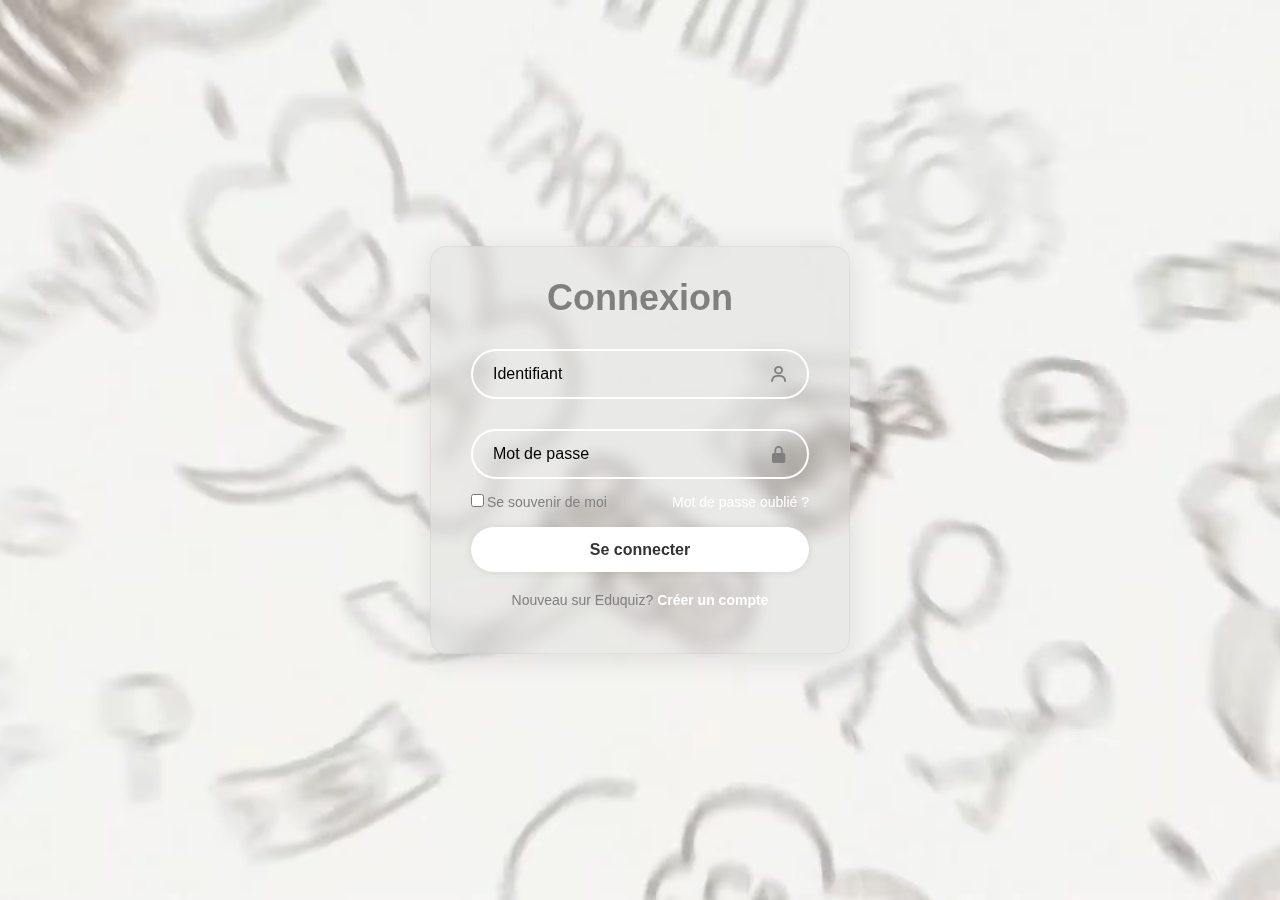
<file: index.html>
<!DOCTYPE html>
<html lang="en">
<head>
    <meta charset="UTF-8" />
    <meta name="viewport" content="width=device-width, initial-scale=1.0">
    <title>Inscription</title>
    <link rel="stylesheet" href="style.css">
    <link href='https://unpkg.com/boxicons@2.1.4/css/boxicons.min.css' rel='stylesheet'>
</head>
<body>
    <video src="videoplayback.webm" autoplay loop muted></video>
    <div class="wrapper">
        <form action="submit">
            <h1>Connexion</h1>


            <div class="input-box">
                <input type="text" placeholder="Identifiant">
                <i class='bx bx-user'></i>
            </div>

            <div class="input-box">
                <input type="password" placeholder="Mot de passe">
                <i class='bx bxs-lock-alt'></i>
            </div>

            <div class="remember-forgot">
                <label for="">
                    <input type="checkbox"name="" id="">Se souvenir de moi
                </label>
                <a href="#"> Mot de passe oublié ?</a>
            </div>
            <button type="submit" class="btn"> Se connecter</button>

            <div class="register-link">
                <p>Nouveau sur Eduquiz? <a href="#">Créer un compte</a></p>
            </div>


        </form>
    </div>



    
</body>
</html>
</file>
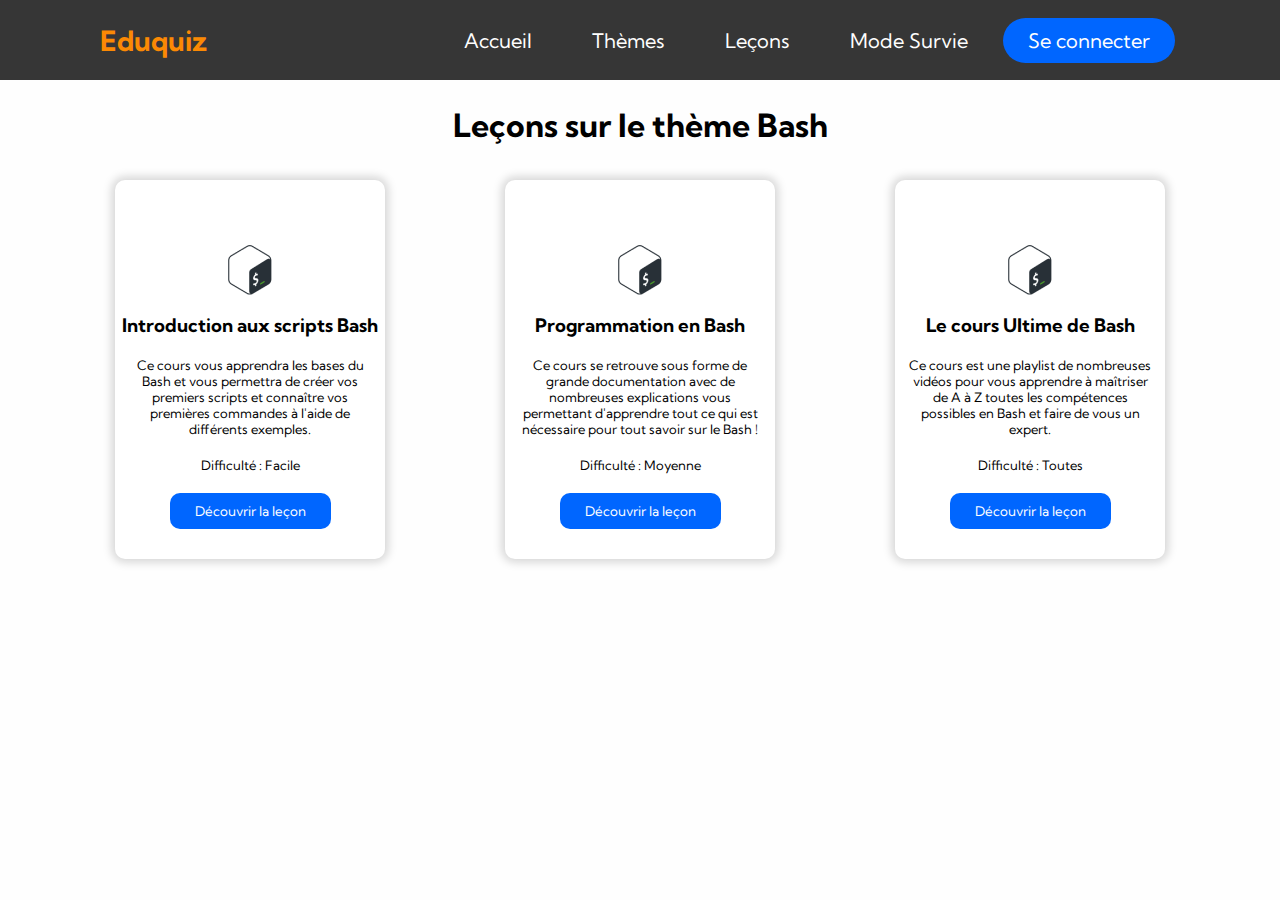
<file: bash.html>
<!DOCTYPE html>
<html lang="en">
<head>
    <meta charset="UTF-8">
    <meta name="viewport" content="width=device-width, initial-scale=1.0">
    <meta http-equiv="X-UA-Compatible" content="IE=edge">
    <title>Eduquiz</title>
    <link rel="stylesheet" type="text/css" href="css/style.css">
    
    <link rel="preconnect" href="https://fonts.gstatic.com">
    <link href="https://fonts.googleapis.com/css2?family=Josefin+Sans:ital,wght@0,100;0,300;0,400;0,500;0,600;0,700;1,100;1,200;1,300;1,400;1,500;1,600;1,700&family=Montserrat:wght@700;800;900&display=swap" rel="stylesheet">
    <link rel="preconnect" href="https://fonts.googleapis.com">
    <link rel="preconnect" href="https://fonts.gstatic.com" crossorigin>
    <link href="https://fonts.googleapis.com/css2?family=Kumbh+Sans:wght@300;400;700&display=swap" rel="stylesheet">
    <link rel="icon" href="img/cerveau.png" type="image/x-icon">
</head>
<body>
    <header>
        <div class="logo">Eduquiz</div>
        <div class="hamburger">
            <div class="line"></div>
            <div class="line"></div>
            <div class="line"></div>
        </div>
        <nav class="nav-bar">
            <ul>
                <li><a href="index.html">Accueil</a></li>
                <li><a href="themes.html">Thèmes</a></li>
                <li><a href="lessons.html">Leçons</a></li>
                <li><a href="survie.html">Mode Survie</a></li>
                <li><a href="login.html" class="connect">Se connecter</a></li>
            </ul>
        </nav>
    </header>

    <div class="lessons-section">
        <h1>Leçons sur le thème Bash</h1>
        <div class="lessons-container">
            <div class="lessons-items">
                <img src="img/bash.png"/>
                <h3>Introduction aux scripts Bash</h3>
                <p>Ce cours vous apprendra les bases du Bash et vous permettra de créer vos premiers scripts et connaître vos premières commandes à l'aide de différents exemples.</p>
                <p>Difficulté : Facile</p>
                <button><a href="https://www.hostinger.fr/tutoriels/introduction-au-script-bash-avec-exemples" target="_blank">Découvrir la leçon</a></button>
            </div>
            <div class="lessons-items">
                <img src="img/bash.png"/>
                <h3>Programmation en Bash</h3>
                <p>Ce cours se retrouve sous forme de grande documentation avec de nombreuses explications vous permettant d'apprendre tout ce qui est nécessaire pour tout savoir sur le Bash !</p>
                <p>Difficulté : Moyenne</p>
                <button><a href="https://www.iro.umontreal.ca/~lesagee/bash.html" target="_blank">Découvrir la leçon</a></button>
            </div>
            <div class="lessons-items">
                <img src="img/bash.png"/>
                <h3>Le cours Ultime de Bash</h3>
                <p>Ce cours est une playlist de nombreuses vidéos pour vous apprendre à maîtriser de A à Z toutes les compétences possibles en Bash et faire de vous un expert.</p>
                <p>Difficulté : Toutes</p>
                <button><a href="https://www.youtube.com/playlist?list=PLZ6nfBiw_-0saWlIv5BriHNmxGT5scmmx" target="_blank">Découvrir la leçon</a></button>
            </div>
        </div>
    </div>

    <script>
        hamburger = document.querySelector(".hamburger");
        hamburger.onclick = function() {
            navBar = document.querySelector(".nav-bar");
            navBar.classList.toggle("active");
        }
    </script>

</body>
</html>
</file>
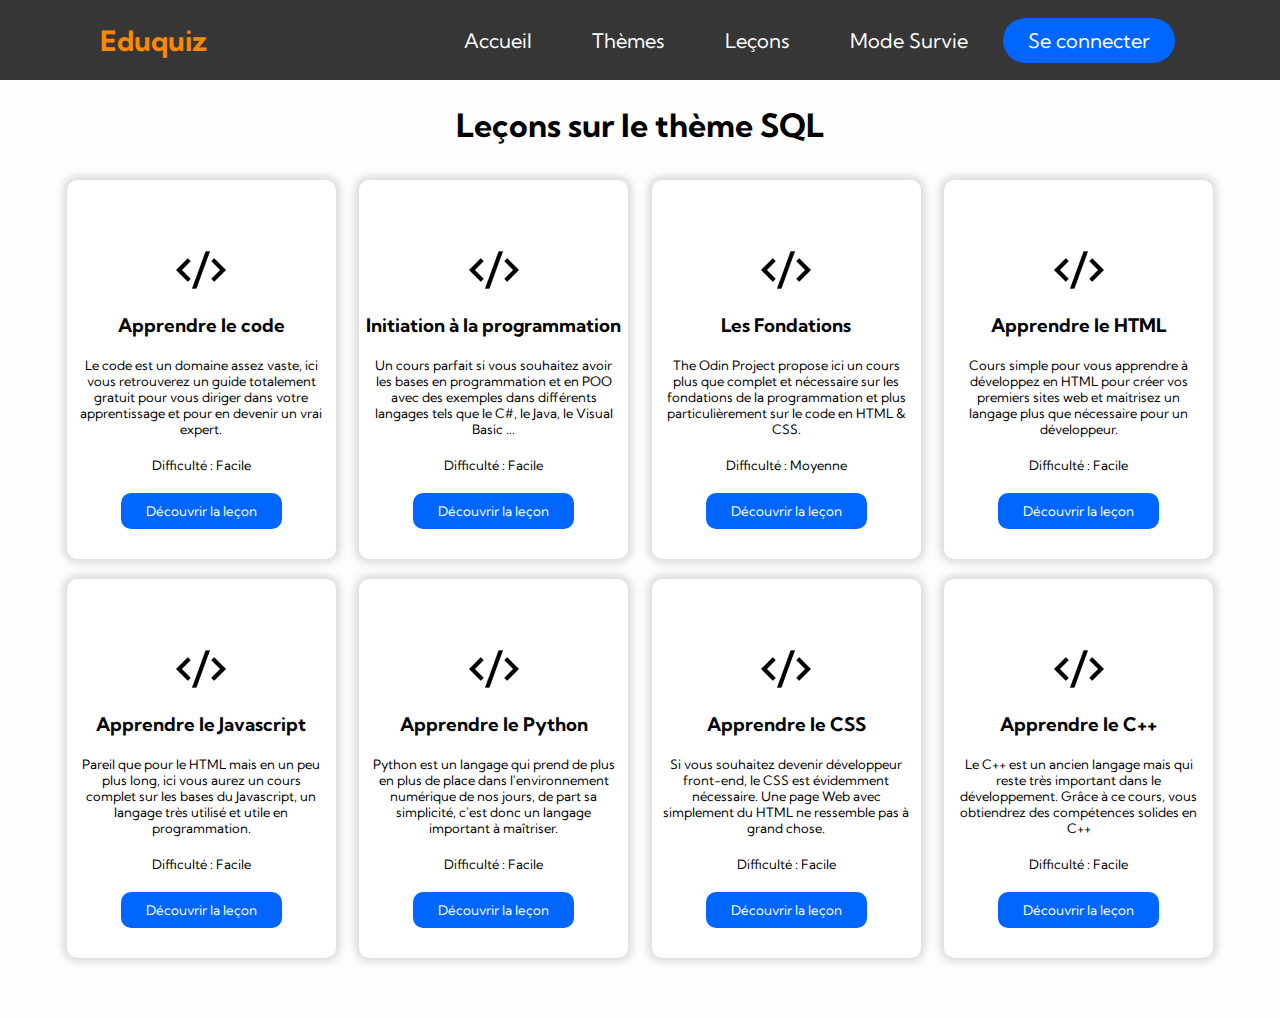
<file: code.html>
<!DOCTYPE html>
<html lang="en">
<head>
    <meta charset="UTF-8">
    <meta name="viewport" content="width=device-width, initial-scale=1.0">
    <meta http-equiv="X-UA-Compatible" content="IE=edge">
    <title>Eduquiz</title>
    <link rel="stylesheet" type="text/css" href="css/style.css">
    
    <link rel="preconnect" href="https://fonts.gstatic.com">
    <link href="https://fonts.googleapis.com/css2?family=Josefin+Sans:ital,wght@0,100;0,300;0,400;0,500;0,600;0,700;1,100;1,200;1,300;1,400;1,500;1,600;1,700&family=Montserrat:wght@700;800;900&display=swap" rel="stylesheet">
    <link rel="preconnect" href="https://fonts.googleapis.com">
    <link rel="preconnect" href="https://fonts.gstatic.com" crossorigin>
    <link href="https://fonts.googleapis.com/css2?family=Kumbh+Sans:wght@300;400;700&display=swap" rel="stylesheet">
    <link rel="icon" href="img/cerveau.png" type="image/x-icon">
</head>
<body>
    <header>
        <div class="logo">Eduquiz</div>
        <div class="hamburger">
            <div class="line"></div>
            <div class="line"></div>
            <div class="line"></div>
        </div>
        <nav class="nav-bar">
            <ul>
                <li><a href="index.html">Accueil</a></li>
                <li><a href="themes.html">Thèmes</a></li>
                <li><a href="lessons.html">Leçons</a></li>
                <li><a href="survie.html">Mode Survie</a></li>
                <li><a href="login.html" class="connect">Se connecter</a></li>
            </ul>
        </nav>
    </header>

    <div class="lessons-section">
        <h1>Leçons sur le thème SQL</h1>
        <div class="lessons-container">
            <div class="lessons-items">
                <img src="img/code.png"/>
                <h3>Apprendre le code</h3>
                <p>Le code est un domaine assez vaste, ici vous retrouverez un guide totalement gratuit pour vous diriger dans votre apprentissage et pour en devenir un vrai expert.</p>
                <p>Difficulté : Facile</p>
                <button><a href="https://hostinger.fr/tutoriels/apprendre-a-coder-gratuitement" target="_blank">Découvrir la leçon</a></button>
            </div>
            <div class="lessons-items">
                <img src="img/code.png"/>
                <h3>Initiation à la programmation</h3>
                <p>Un cours parfait si vous souhaitez avoir les bases en programmation et en POO avec des exemples dans différents langages tels que le C#, le Java, le Visual Basic ...</p>
                <p>Difficulté : Facile</p>
                <button><a href="https://rmdiscala.developpez.com/cours/" target="_blank">Découvrir la leçon</a></button>
            </div>
            <div class="lessons-items">
                <img src="img/code.png"/>
                <h3>Les Fondations</h3>
                <p>The Odin Project propose ici un cours plus que complet et nécessaire sur les fondations de la programmation et plus particulièrement sur le code en HTML & CSS.</p>
                <p>Difficulté : Moyenne</p>
                <button><a href="https://www.codecademy.com/learn/learn-python-3" target="_blank">Découvrir la leçon</a></button>
            </div>
            <div class="lessons-items">
                <img src="img/code.png"/>
                <h3>Apprendre le HTML</h3>
                <p>Cours simple pour vous apprendre à développez en HTML pour créer vos premiers sites web et maitrisez un langage plus que nécessaire pour un développeur.</p>
                <p>Difficulté : Facile</p>
                <button><a href="https://www.codecademy.com/learn/learn-html" target="_blank">Découvrir la leçon</a></button>
            </div>
            <div class="lessons-items">
                <img src="img/code.png"/>
                <h3>Apprendre le Javascript</h3>
                <p>Pareil que pour le HTML mais en un peu plus long, ici vous aurez un cours complet sur les bases du Javascript, un langage très utilisé et utile en programmation.</p>
                <p>Difficulté : Facile</p>
                <button><a href="https://www.codecademy.com/learn/introduction-to-javascript" target="_blank">Découvrir la leçon</a></button>
            </div>
            <div class="lessons-items">
                <img src="img/code.png"/>
                <h3>Apprendre le Python</h3>
                <p>Python est un langage qui prend de plus en plus de place dans l'environnement numérique de nos jours, de part sa simplicité, c'est donc un langage important à maîtriser.</p>
                <p>Difficulté : Facile</p>
                <button><a href="https://www.codecademy.com/learn/learn-python-3" target="_blank">Découvrir la leçon</a></button>
            </div>
            <div class="lessons-items">
                <img src="img/code.png"/>
                <h3>Apprendre le CSS</h3>
                <p>Si vous souhaitez devenir développeur front-end, le CSS est évidemment nécessaire. Une page Web avec simplement du HTML ne ressemble pas à grand chose.</p>
                <p>Difficulté : Facile</p>
                <button><a href="https://web.dev/learn/css/" target="_blank">Découvrir la leçon</a></button>
            </div>
            <div class="lessons-items">
                <img src="img/code.png"/>
                <h3>Apprendre le C++</h3>
                <p>Le C++ est un ancien langage mais qui reste très important dans le développement. Grâce à ce cours, vous obtiendrez des compétences solides en C++</p>
                <p>Difficulté : Facile</p>
                <button><a href="https://hackr.io/tutorials/learn-c-plus-plus" target="_blank">Découvrir la leçon</a></button>
            </div>
        </div>
    </div>

    <script>
        hamburger = document.querySelector(".hamburger");
        hamburger.onclick = function() {
            navBar = document.querySelector(".nav-bar");
            navBar.classList.toggle("active");
        }
    </script>

</body>
</html>
</file>
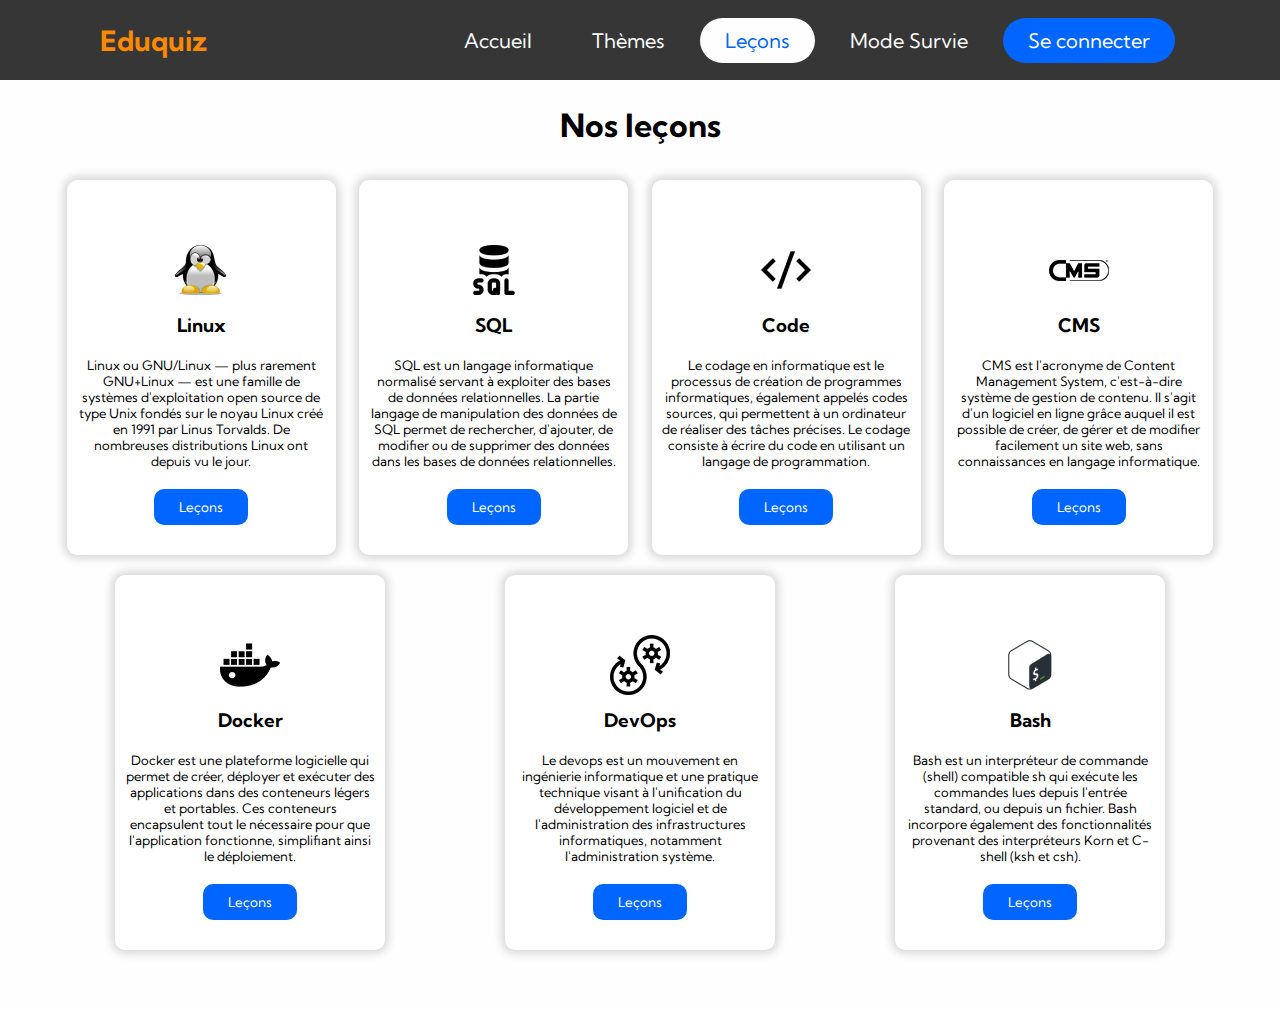
<file: lessons.html>
<!DOCTYPE html>
<html lang="en">
<head>
    <meta charset="UTF-8">
    <meta name="viewport" content="width=device-width, initial-scale=1.0">
    <meta http-equiv="X-UA-Compatible" content="IE=edge">
    <title>Eduquiz</title>
    <link rel="stylesheet" type="text/css" href="css/style.css">
    
    <link rel="preconnect" href="https://fonts.gstatic.com">
    <link href="https://fonts.googleapis.com/css2?family=Josefin+Sans:ital,wght@0,100;0,300;0,400;0,500;0,600;0,700;1,100;1,200;1,300;1,400;1,500;1,600;1,700&family=Montserrat:wght@700;800;900&display=swap" rel="stylesheet">
    <link rel="preconnect" href="https://fonts.googleapis.com">
    <link rel="preconnect" href="https://fonts.gstatic.com" crossorigin>
    <link href="https://fonts.googleapis.com/css2?family=Kumbh+Sans:wght@300;400;700&display=swap" rel="stylesheet">
    <link rel="icon" href="img/cerveau.png" type="image/x-icon">
</head>
<body>
    <header>
        <div class="logo">Eduquiz</div>
        <div class="hamburger">
            <div class="line"></div>
            <div class="line"></div>
            <div class="line"></div>
        </div>
        <nav class="nav-bar">
            <ul>
                <li><a href="index.html">Accueil</a></li>
                <li><a href="themes.html">Thèmes</a></li>
                <li><a href="lessons.html" class="active">Leçons</a></li>
                <li><a href="survie.html">Mode Survie</a></li>
                <li><a href="login.html" class="connect">Se connecter</a></li>
            </ul>
        </nav>
    </header>

    <div class="lessons-section">
        <h1>Nos leçons</h1>
        <div class="lessons-container">
            <div class="lessons-items">
                <img src="img/linux.png"/>
                <h3>Linux</h3>
                <p>Linux ou GNU/Linux — plus rarement GNU+Linux — est une famille de systèmes d'exploitation open source de type Unix fondés sur le noyau Linux créé en 1991 par Linus Torvalds. De nombreuses distributions Linux ont depuis vu le jour.</p>
                <button><a href="linux.html">Leçons</a></button>
            </div>
            <div class="lessons-items">
                <img src="img/sql.png"/>
                <h3>SQL</h3>
                <p>SQL est un langage informatique normalisé servant à exploiter des bases de données relationnelles. La partie langage de manipulation des données de SQL permet de rechercher, d'ajouter, de modifier ou de supprimer des données dans les bases de données relationnelles.</p>
                <button><a href="sql.html">Leçons</a></button>
            </div>
            <div class="lessons-items">
                <img src="img/code.png"/>
                <h3>Code</h3>
                <p>Le codage en informatique est le processus de création de programmes informatiques, également appelés codes sources, qui permettent à un ordinateur de réaliser des tâches précises. Le codage consiste à écrire du code en utilisant un langage de programmation.</p>
                <button><a href="code.html">Leçons</a></button>
            </div>
            <div class="lessons-items">
                <img src="img/cms.png"/>
                <h3>CMS</h3>
                <p>CMS est l'acronyme de Content Management System, c'est-à-dire système de gestion de contenu. Il s'agit d'un logiciel en ligne grâce auquel il est possible de créer, de gérer et de modifier facilement un site web, sans connaissances en langage informatique.</p>
                <button><a href="cms.html">Leçons</a></button>
            </div>
            <div class="lessons-items">
                <img src="img/docker.png"/>
                <h3>Docker</h3>
                <p>Docker est une plateforme logicielle qui permet de créer, déployer et exécuter des applications dans des conteneurs légers et portables. Ces conteneurs encapsulent tout le nécessaire pour que l'application fonctionne, simplifiant ainsi le déploiement.</p>
                <button><a href="docker.html">Leçons</a></button>
            </div>
            <div class="lessons-items">
                <img src="img/devops.png"/>
                <h3>DevOps</h3>
                <p>Le devops est un mouvement en ingénierie informatique et une pratique technique visant à l'unification du développement logiciel et de l'administration des infrastructures informatiques, notamment l'administration système.</p>
                <button><a href="devops.html">Leçons</a></button>
            </div>
            <div class="lessons-items">
                <img src="img/bash.png"/>
                <h3>Bash</h3>
                <p>Bash est un interpréteur de commande (shell) compatible sh qui exécute les commandes lues depuis l'entrée standard, ou depuis un fichier. Bash incorpore également des fonctionnalités provenant des interpréteurs Korn et C-shell (ksh et csh).</p>
                <button><a href="bash.html">Leçons</a></button>
            </div>
        </div>
    </div>

    <script>
        hamburger = document.querySelector(".hamburger");
        hamburger.onclick = function() {
            navBar = document.querySelector(".nav-bar");
            navBar.classList.toggle("active");
        }
    </script>

</body>
</html>
</file>
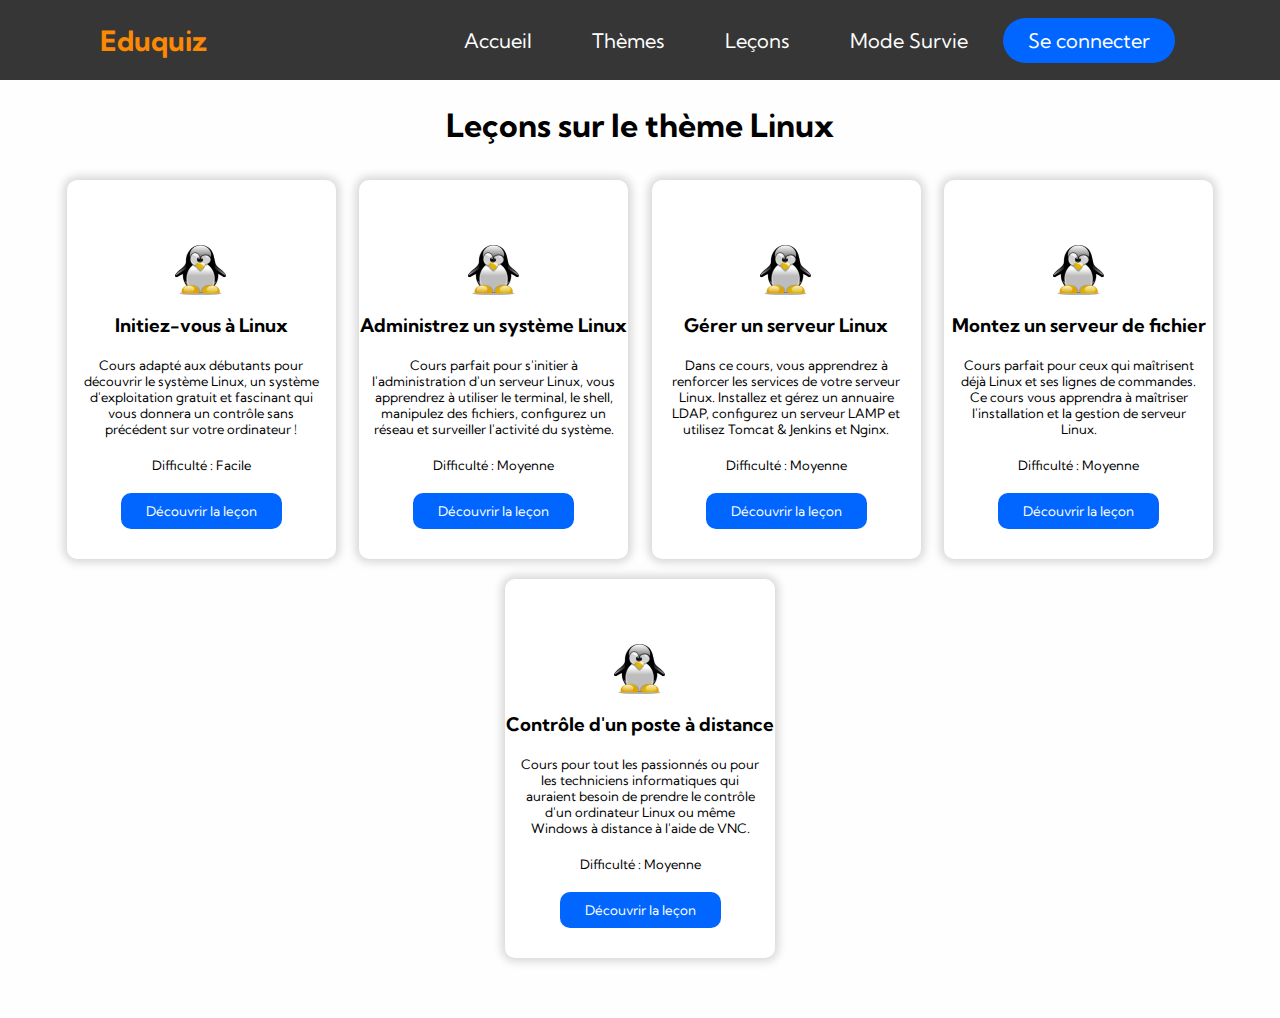
<file: linux.html>
<!DOCTYPE html>
<html lang="en">
<head>
    <meta charset="UTF-8">
    <meta name="viewport" content="width=device-width, initial-scale=1.0">
    <meta http-equiv="X-UA-Compatible" content="IE=edge">
    <title>Eduquiz</title>
    <link rel="stylesheet" type="text/css" href="css/style.css">
    
    <link rel="preconnect" href="https://fonts.gstatic.com">
    <link href="https://fonts.googleapis.com/css2?family=Josefin+Sans:ital,wght@0,100;0,300;0,400;0,500;0,600;0,700;1,100;1,200;1,300;1,400;1,500;1,600;1,700&family=Montserrat:wght@700;800;900&display=swap" rel="stylesheet">
    <link rel="preconnect" href="https://fonts.googleapis.com">
    <link rel="preconnect" href="https://fonts.gstatic.com" crossorigin>
    <link href="https://fonts.googleapis.com/css2?family=Kumbh+Sans:wght@300;400;700&display=swap" rel="stylesheet">
    <link rel="icon" href="img/cerveau.png" type="image/x-icon">
</head>
<body>
    <header>
        <div class="logo">Eduquiz</div>
        <div class="hamburger">
            <div class="line"></div>
            <div class="line"></div>
            <div class="line"></div>
        </div>
        <nav class="nav-bar">
            <ul>
                <li><a href="index.html">Accueil</a></li>
                <li><a href="themes.html">Thèmes</a></li>
                <li><a href="lessons.html">Leçons</a></li>
                <li><a href="survie.html">Mode Survie</a></li>
                <li><a href="login.html" class="connect">Se connecter</a></li>
            </ul>
        </nav>
    </header>

    <div class="lessons-section">
        <h1>Leçons sur le thème Linux</h1>
        <div class="lessons-container">
            <div class="lessons-items">
                <img src="img/linux.png"/>
                <h3>Initiez-vous à Linux</h3>
                <p>Cours adapté aux débutants pour découvrir le système Linux, un système d'exploitation gratuit et fascinant qui vous donnera un contrôle sans précédent sur votre ordinateur !</p>
                <p>Difficulté : Facile</p>
                <button><a href="https://openclassrooms.com/fr/courses/7170491-initiez-vous-a-linux" target="_blank">Découvrir la leçon</a></button>
            </div>
            <div class="lessons-items">
                <img src="img/linux.png"/>
                <h3>Administrez un système Linux</h3>
                <p>Cours parfait pour s'initier à l'administration d'un serveur Linux, vous apprendrez à utiliser le terminal, le shell, manipulez des fichiers, configurez un réseau et surveiller l'activité du système.</p>
                <p>Difficulté : Moyenne</p>
                <button><a href="https://openclassrooms.com/fr/courses/7274161-administrez-un-systeme-linux" target="_blank">Découvrir la leçon</a></button>
            </div>
            <div class="lessons-items">
                <img src="img/linux.png"/>
                <h3>Gérer un serveur Linux</h3>
                <p>Dans ce cours, vous apprendrez à renforcer les services de votre serveur Linux. Installez et gérez un annuaire LDAP, configurez un serveur LAMP et utilisez Tomcat & Jenkins et Nginx.</p>
                <p>Difficulté : Moyenne</p>
                <button><a href="https://openclassrooms.com/fr/courses/1733551-gerez-votre-serveur-linux-et-ses-services" target="_blank">Découvrir la leçon</a></button>
            </div>
            <div class="lessons-items">
                <img src="img/linux.png"/>
                <h3>Montez un serveur de fichier</h3>
                <p>Cours parfait pour ceux qui maîtrisent déjà Linux et ses lignes de commandes. Ce cours vous apprendra à maîtriser l'installation et la gestion de serveur Linux.</p>
                <p>Difficulté : Moyenne</p>
                <button><a href="https://openclassrooms.com/fr/courses/2356316-montez-un-serveur-de-fichiers-sous-linux" target="_blank">Découvrir la leçon</a></button>
            </div>
            <div class="lessons-items">
                <img src="img/linux.png"/>
                <h3>Contrôle d'un poste à distance</h3>
                <p>Cours pour tout les passionnés ou pour les techniciens informatiques qui auraient besoin de prendre le contrôle d'un ordinateur Linux ou même Windows à distance à l'aide de VNC.</p>
                <p>Difficulté : Moyenne</p>
                <button><a href="https://openclassrooms.com/fr/courses/1733046-prenez-le-controle-a-distance-dun-poste-linux-windows-avec-vnc" target="_blank">Découvrir la leçon</a></button>
            </div>
        </div>
    </div>

    <script>
        hamburger = document.querySelector(".hamburger");
        hamburger.onclick = function() {
            navBar = document.querySelector(".nav-bar");
            navBar.classList.toggle("active");
        }
    </script>

</body>
</html>
</file>
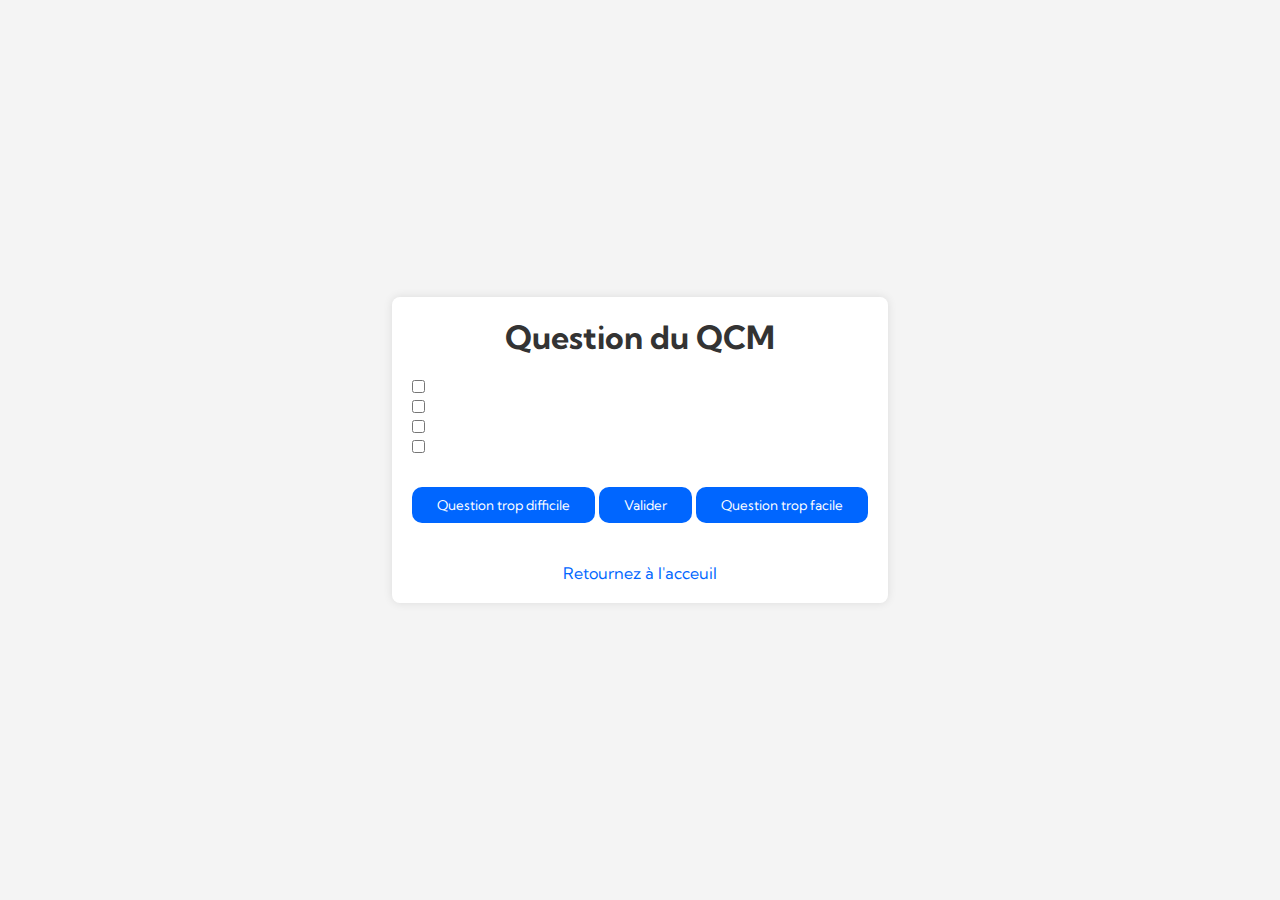
<file: qcm.html>
<!DOCTYPE html>
<html lang="en">

<head>
    <meta charset="UTF-8">
    <meta name="viewport" content="width=device-width, initial-scale=1.0">
    <meta http-equiv="X-UA-Compatible" content="IE=edge">
    <meta name="viewport" content="width=device-wdth, initial-scale=1.0">
    <title>Eduquiz</title>
    <link rel="stylesheet" type="text/css" href="css/style.css">
    <link rel="stylesheet" type="text/css" href="css/qcm.css">
    
    <link rel="preconnect" href="https://fonts.gstatic.com">
    <link href="https://fonts.googleapis.com/css2?family=Josefin+Sans:ital,wght@0,100;0,300;0,400;0,500;0,600;0,700;1,100;1,200;1,300;1,400;1,500;1,600;1,700&family=Montserrat:wght@700;800;900&display=swap" rel="stylesheet">
    <link rel="preconnect" href="https://fonts.googleapis.com">
    <link rel="preconnect" href="https://fonts.gstatic.com" crossorigin>
    <link href="https://fonts.googleapis.com/css2?family=Kumbh+Sans:wght@300;400;700&display=swap" rel="stylesheet">
    <link rel="stylesheet" href="https://unicons.iconscout.com/release/v4.0.8/css/line.css">
    <link rel="icon" href="img/cerveau.png" type="image/x-icon">
</head>

<body>

    <div class="qcm">
        <h1 id="title">Question du QCM</h1>
        <p id="question"></p>
        <div class="answers">
            <input type="checkbox" id="answer_a">
            <label for="answer_a" id="label_a"></label><br>

            <input type="checkbox" id="answer_b">
            <label for="answer_b" id="label_b"></label><br>

            <input type="checkbox" id="answer_c">
            <label for="answer_c" id="label_c"></label><br>

            <input type="checkbox" id="answer_d">
            <label for="answer_d" id="label_d"></label><br>
        </div>

        <div class="validate">
            <button class="qcm_btn" id="easy" data-difficulty="easy">Question trop difficile</button>
            <button class="qcm_btn" id="validate">Valider</button>
            <button class="qcm_btn" id="hard" data-difficulty="hard">Question trop facile</button>
        </div>

        <div class="login-signup">
            <span class="text"><a href="index.html" class="text signup-text">Retournez à l'acceuil</a></span>
        </div>
    </div>

    <script>
        const questionElement = document.querySelector('#question');
        const checkboxes = document.querySelectorAll('input[type="checkbox"]');
        const labels = document.querySelectorAll('label');

        const easyButton = document.querySelector('#easy');
        const validateButton = document.querySelector('#validate');
        const hardButton = document.querySelector('#hard');

        let theme = localStorage.getItem('selectedTheme');
        console.log('Selected Theme:', theme);

        let difficulty = 'Easy';
        let currentQuestionData;

        easyButton.addEventListener('click', () => {
            if (difficulty === 'Easy') {
                alert('Il n\'y a pas de difficulté plus facile ...');
            } else if (difficulty === 'Medium') {
                difficulty = 'Easy';
                updateDifficulty();
                fetchQuestion();
            } else if (difficulty === 'Hard') {
                difficulty = 'Medium';
                updateDifficulty();
                fetchQuestion();
            }
        });

        hardButton.addEventListener('click', () => {
            if (difficulty === 'Easy') {
                difficulty = 'Medium';
                updateDifficulty();
                fetchQuestion();
            } else if (difficulty === 'Medium') {
                difficulty = 'Hard';
                updateDifficulty();
                fetchQuestion();
            } else if (difficulty === 'Hard') {
                alert('Il n\'y a pas de difficulté plus difficile !');
            }
        });

        function updateDifficulty() {
            if (difficulty === 'Easy') {
                easyButton.disabled = true;
                hardButton.disabled = false;
            } else if (difficulty === 'Medium') {
                easyButton.disabled = false;
                hardButton.disabled = false;
            } else if (difficulty === 'Hard') {
                easyButton.disabled = false;
                hardButton.disabled = true;
            }
        }
        function fetchQuestion() {
            // Construction de l'url pour l'api, seulement la difficultée qui change dans l'url
            const apiUrl = "https://quizapi.io/api/v1/questions?apiKey=rQhtODxlCFj6WAfGessemTv2p46af9cIwwcpoLBr&category=" + theme + "&difficulty=" + difficulty + "&limit=1";

            fetch(apiUrl)
                .then(response => response.json())
                .then(decodedJson => {
                    console.log("API :", decodedJson);
                    const questionData = decodedJson[0];
                    currentQuestionData = questionData;
                    displayQuestion(questionData);
                });
        }

        function displayQuestion(questionData) {
            questionElement.textContent = questionData.question;

            checkboxes.forEach((checkbox, index) => {
                const answerKey = `answer_${String.fromCharCode(97 + index)}`;
                const label = labels[index];

                if (questionData.answers[answerKey] !== null) {
                    checkbox.classList.remove('hidden');
                    label.textContent = questionData.answers[answerKey];
                } else {
                    checkbox.classList.add('hidden');
                }
            });

            checkboxes.forEach(checkbox => {
                checkbox.checked = false;
            });
        }

        function checkAnswer(questionData) {
            const selectedAnswers = [];
            checkboxes.forEach((checkbox, index) => {
                const answerKey = `answer_${String.fromCharCode(97 + index)}`;
                if (checkbox.checked) {
                    selectedAnswers.push(answerKey);
                }
            });

            if (selectedAnswers.length === 0) {
                alert("Tu n'as sélectionné aucune réponse !");
                return;
            }

            const isCorrect = selectedAnswers.every(answerKey => {
                return questionData.correct_answers[`${answerKey}_correct`] === 'true';
            });

            // Stocker le résultat dans le stockage local
            localStorage.setItem("isCorrect", isCorrect);

            // Rediriger vers la page switch.html
            window.location.href = "switch.html";
        }

        validateButton.addEventListener('click', () => {
            checkAnswer(currentQuestionData);
        });

        fetchQuestion();
    </script>

</body>

</html>
</file>
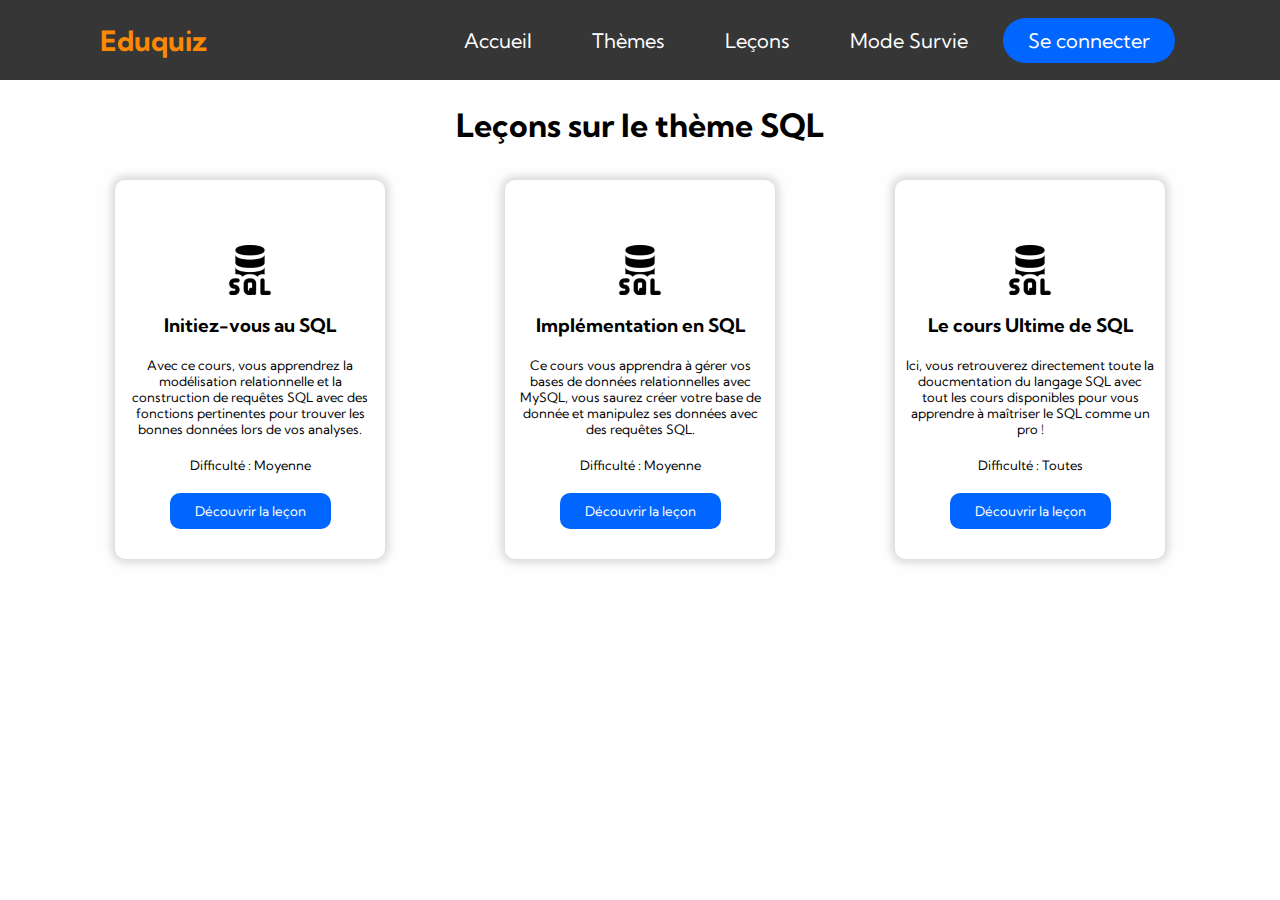
<file: sql.html>
<!DOCTYPE html>
<html lang="en">
<head>
    <meta charset="UTF-8">
    <meta name="viewport" content="width=device-width, initial-scale=1.0">
    <meta http-equiv="X-UA-Compatible" content="IE=edge">
    <title>Eduquiz</title>
    <link rel="stylesheet" type="text/css" href="css/style.css">
    
    <link rel="preconnect" href="https://fonts.gstatic.com">
    <link href="https://fonts.googleapis.com/css2?family=Josefin+Sans:ital,wght@0,100;0,300;0,400;0,500;0,600;0,700;1,100;1,200;1,300;1,400;1,500;1,600;1,700&family=Montserrat:wght@700;800;900&display=swap" rel="stylesheet">
    <link rel="preconnect" href="https://fonts.googleapis.com">
    <link rel="preconnect" href="https://fonts.gstatic.com" crossorigin>
    <link href="https://fonts.googleapis.com/css2?family=Kumbh+Sans:wght@300;400;700&display=swap" rel="stylesheet">
    <link rel="icon" href="img/cerveau.png" type="image/x-icon">
</head>
<body>
    <header>
        <div class="logo">Eduquiz</div>
        <div class="hamburger">
            <div class="line"></div>
            <div class="line"></div>
            <div class="line"></div>
        </div>
        <nav class="nav-bar">
            <ul>
                <li><a href="index.html">Accueil</a></li>
                <li><a href="themes.html">Thèmes</a></li>
                <li><a href="lessons.html">Leçons</a></li>
                <li><a href="survie.html">Mode Survie</a></li>
                <li><a href="login.html" class="connect">Se connecter</a></li>
            </ul>
        </nav>
    </header>

    <div class="lessons-section">
        <h1>Leçons sur le thème SQL</h1>
        <div class="lessons-container">
            <div class="lessons-items">
                <img src="img/sql.png"/>
                <h3>Initiez-vous au SQL</h3>
                <p>Avec ce cours, vous apprendrez la modélisation relationnelle et la construction de requêtes SQL avec des fonctions pertinentes pour trouver les bonnes données lors de vos analyses.</p>
                <p>Difficulté : Moyenne</p>
                <button><a href="https://openclassrooms.com/fr/courses/7818671-requetez-une-base-de-donnees-avec-sql" target="_blank">Découvrir la leçon</a></button>
            </div>
            <div class="lessons-items">
                <img src="img/sql.png"/>
                <h3>Implémentation en SQL</h3>
                <p>Ce cours vous apprendra à gérer vos bases de données relationnelles avec MySQL, vous saurez créer votre base de donnée et manipulez ses données avec des requêtes SQL.</p>
                <p>Difficulté : Moyenne</p>
                <button><a href="https://openclassrooms.com/fr/courses/6971126-implementez-vos-bases-de-donnees-relationnelles-avec-sql" target="_blank">Découvrir la leçon</a></button>
            </div>
            <div class="lessons-items">
                <img src="img/sql.png"/>
                <h3>Le cours Ultime de SQL</h3>
                <p>Ici, vous retrouverez directement toute la doucmentation du langage SQL avec tout les cours disponibles pour vous apprendre à maîtriser le SQL comme un pro !</p>
                <p>Difficulté : Toutes</p>
                <button><a href="https://sql.sh/" target="_blank">Découvrir la leçon</a></button>
            </div>
        </div>
    </div>

    <script>
        hamburger = document.querySelector(".hamburger");
        hamburger.onclick = function() {
            navBar = document.querySelector(".nav-bar");
            navBar.classList.toggle("active");
        }
    </script>

</body>
</html>
</file>
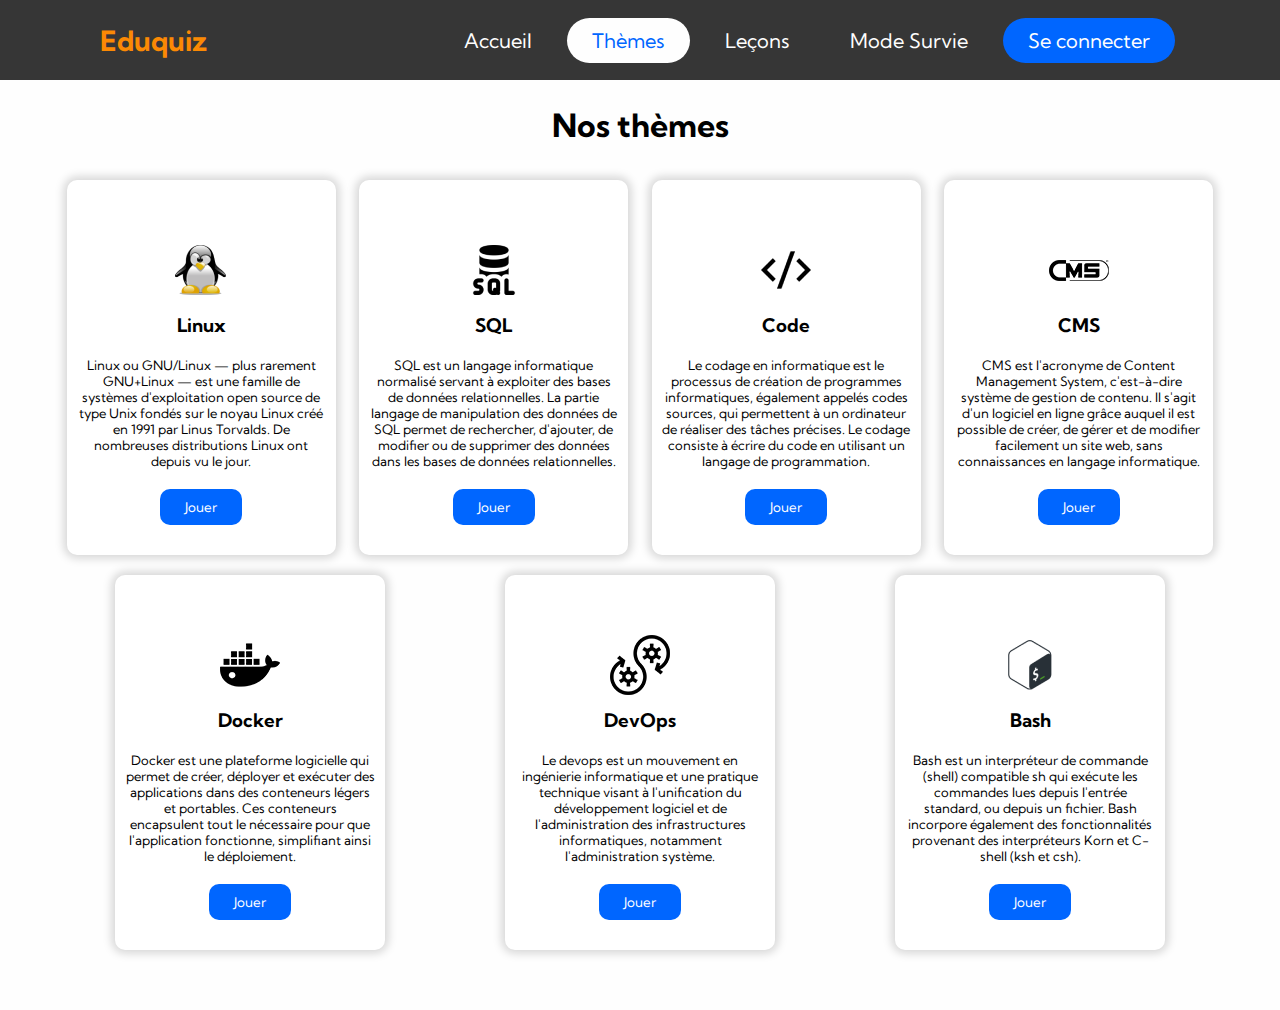
<file: themes.html>
<!DOCTYPE html>
<html lang="en">
<head>
    <meta charset="UTF-8">
    <meta name="viewport" content="width=device-width, initial-scale=1.0">
    <meta http-equiv="X-UA-Compatible" content="IE=edge">
    <title>Eduquiz</title>
    <link rel="stylesheet" type="text/css" href="css/style.css">
    
    <link rel="preconnect" href="https://fonts.gstatic.com">
    <link href="https://fonts.googleapis.com/css2?family=Josefin+Sans:ital,wght@0,100;0,300;0,400;0,500;0,600;0,700;1,100;1,200;1,300;1,400;1,500;1,600;1,700&family=Montserrat:wght@700;800;900&display=swap" rel="stylesheet">
    <link rel="preconnect" href="https://fonts.googleapis.com">
    <link rel="preconnect" href="https://fonts.gstatic.com" crossorigin>
    <link href="https://fonts.googleapis.com/css2?family=Kumbh+Sans:wght@300;400;700&display=swap" rel="stylesheet">
    <link rel="icon" href="img/cerveau.png" type="image/x-icon">
</head>
<body>
    <header>
        <div class="logo">Eduquiz</div>
        <div class="hamburger">
            <div class="line"></div>
            <div class="line"></div>
            <div class="line"></div>
        </div>
        <nav class="nav-bar">
            <ul>
                <li><a href="index.html">Accueil</a></li>
                <li><a href="themes.html" class="active">Thèmes</a></li>
                <li><a href="lessons.html">Leçons</a></li>
                <li><a href="survie.html">Mode Survie</a></li>
                <li><a href="login.html" class="connect">Se connecter</a></li>
            </ul>
        </nav>
    </header>

    <div class="lessons-section">
        <h1>Nos thèmes</h1>
        <div class="lessons-container">
            <div class="lessons-items">
                <img src="img/linux.png"/>
                <h3>Linux</h3>
                <p>Linux ou GNU/Linux — plus rarement GNU+Linux — est une famille de systèmes d'exploitation open source de type Unix fondés sur le noyau Linux créé en 1991 par Linus Torvalds. De nombreuses distributions Linux ont depuis vu le jour.</p>
                <button><a id="theme_linux" onclick="redirectToQCM('linux')">Jouer</a></button>
            </div>
            <div class="lessons-items">
                <img src="img/sql.png"/>
                <h3>SQL</h3>
                <p>SQL est un langage informatique normalisé servant à exploiter des bases de données relationnelles. La partie langage de manipulation des données de SQL permet de rechercher, d'ajouter, de modifier ou de supprimer des données dans les bases de données relationnelles.</p>
                <button><a id="theme_sql" onclick="redirectToQCM('sql')">Jouer</a></button>
            </div>
            <div class="lessons-items">
                <img src="img/code.png"/>
                <h3>Code</h3>
                <p>Le codage en informatique est le processus de création de programmes informatiques, également appelés codes sources, qui permettent à un ordinateur de réaliser des tâches précises. Le codage consiste à écrire du code en utilisant un langage de programmation.</p>
                <button><a id="theme_code" onclick="redirectToQCM('code')">Jouer</a></button>
            </div>
            <div class="lessons-items">
                <img src="img/cms.png"/>
                <h3>CMS</h3>
                <p>CMS est l'acronyme de Content Management System, c'est-à-dire système de gestion de contenu. Il s'agit d'un logiciel en ligne grâce auquel il est possible de créer, de gérer et de modifier facilement un site web, sans connaissances en langage informatique.</p>
                <button><a id="theme_cms" onclick="redirectToQCM('cms')">Jouer</a></button>
            </div>
            <div class="lessons-items">
                <img src="img/docker.png"/>
                <h3>Docker</h3>
                <p>Docker est une plateforme logicielle qui permet de créer, déployer et exécuter des applications dans des conteneurs légers et portables. Ces conteneurs encapsulent tout le nécessaire pour que l'application fonctionne, simplifiant ainsi le déploiement.</p>
                <button><a id="theme_docker" onclick="redirectToQCM('docker')">Jouer</a></button>
            </div>
            <div class="lessons-items">
                <img src="img/devops.png"/>
                <h3>DevOps</h3>
                <p>Le devops est un mouvement en ingénierie informatique et une pratique technique visant à l'unification du développement logiciel et de l'administration des infrastructures informatiques, notamment l'administration système.</p>
                <button><a id="theme_devops" onclick="redirectToQCM('devops')">Jouer</a></button>
            </div>
            <div class="lessons-items">
                <img src="img/bash.png"/>
                <h3>Bash</h3>
                <p>Bash est un interpréteur de commande (shell) compatible sh qui exécute les commandes lues depuis l'entrée standard, ou depuis un fichier. Bash incorpore également des fonctionnalités provenant des interpréteurs Korn et C-shell (ksh et csh).</p>
                <button><a id="theme_bash" onclick="redirectToQCM('bash')">Jouer</a></button>
            </div>
        </div>
    </div>

    <script>
        hamburger = document.querySelector(".hamburger");
        hamburger.onclick = function() {
            navBar = document.querySelector(".nav-bar");
            navBar.classList.toggle("active");
        }

        function redirectToQCM(theme) {
            // Stocker le thème dans le stockage local
            localStorage.setItem('selectedTheme', theme);

            // Rediriger vers la page 2
            window.location.href = 'qcm.html';
        }
    </script>

</body>
</html>
</file>
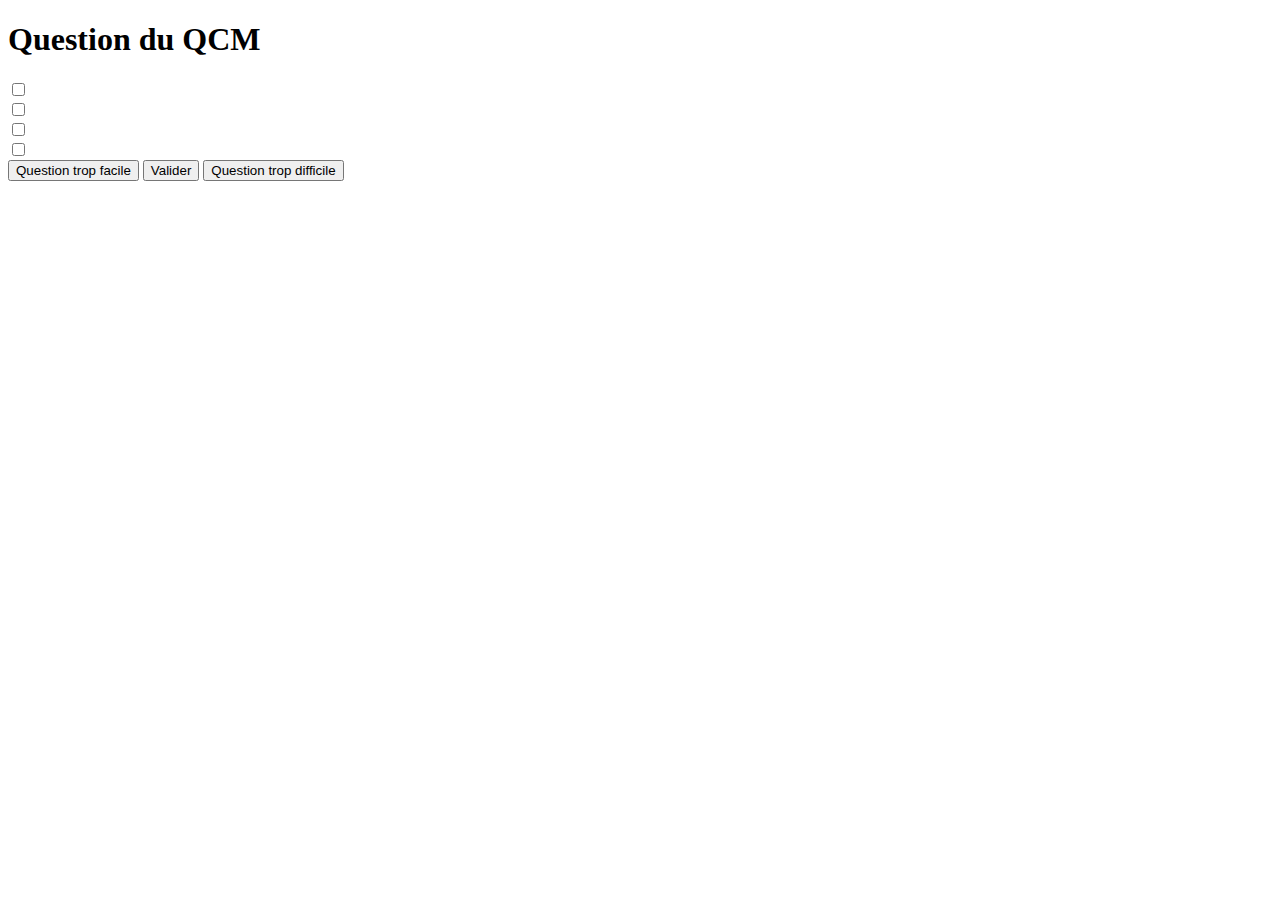
<file: api/qcm.html>
<!DOCTYPE html>
<html lang="en">

<head>
    <meta charset="UTF-8">
    <meta http-equiv="X-UA-Compatible" content="IE=edge">
    <meta name="viewport" content="width=device-width, initial-scale=1.0">
    <title>QCM</title>
</head>

<body>
    <h1>Question du QCM</h1>
    <p id="question"></p>
    <input type="checkbox" id="answer_a">
    <label for="answer_a" id="label_a"></label><br>

    <input type="checkbox" id="answer_b">
    <label for="answer_b" id="label_b"></label><br>

    <input type="checkbox" id="answer_c">
    <label for="answer_c" id="label_c"></label><br>

    <input type="checkbox" id="answer_d">
    <label for="answer_d" id="label_d"></label><br>

    <button id="easy" data-difficulty="easy">Question trop facile</button>
    <button id="validate">Valider</button>
    <button id="hard" data-difficulty="hard">Question trop difficile</button>

    <script>
        const questionElement = document.querySelector('#question');
        const checkboxes = document.querySelectorAll('input[type="checkbox"]');
        const labels = document.querySelectorAll('label');

        const easyButton = document.querySelector('#easy');
        const validateButton = document.querySelector('#validate');
        const hardButton = document.querySelector('#hard');

        let theme = localStorage.getItem('selectedTheme');
        console.log('Selected Theme:', theme);

        let difficulty = 'Easy';

        easyButton.addEventListener('click', () => {
            if (difficulty === 'Easy') {
                // Impossible d'être plus facile donc pas de changement
            } else if (difficulty === 'Medium') {
                difficulty = 'Easy';
                updateDifficulty();
                fetchQuestion();
            } else if (difficulty === 'Hard') {
                difficulty = 'Medium';
                updateDifficulty();
                fetchQuestion();
            }
        });

        hardButton.addEventListener('click', () => {
            if (difficulty === 'Easy') {
                difficulty = 'Medium';
                updateDifficulty();
                fetchQuestion();
            } else if (difficulty === 'Medium') {
                difficulty = 'Hard';
                updateDifficulty();
                fetchQuestion();
            } else if (difficulty === 'Hard') {
                // Impossible d'être plus difficile donc pas de changement
            }
        });

        function updateDifficulty() {
            if (difficulty === 'Easy') {
                easyButton.disabled = true;
                hardButton.disabled = false;
            } else if (difficulty === 'Medium') {
                easyButton.disabled = false;
                hardButton.disabled = false;
            } else if (difficulty === 'Hard') {
                easyButton.disabled = false;
                hardButton.disabled = true;
            }
        }
        function fetchQuestion() {
            // Construction de l'url pour l'api, seulement la difficultée qui change dans l'url
            const apiUrl = "https://quizapi.io/api/v1/questions?apiKey=oEAYIMa1boNGNt83vjKFMfTR5bL5b7Tac9n2QwdR&category=" + theme + "&difficulty=" + difficulty + "&limit=1";

            fetch(apiUrl)
                .then(response => response.json())
                .then(decodedJson => {
                    console.log("API :", decodedJson);
                    const questionData = decodedJson[0];
                    displayQuestion(questionData);
                });
        }

        function displayQuestion(questionData) {
            questionElement.textContent = questionData.question;

            checkboxes.forEach((checkbox, index) => {
                const answerKey = `answer_${String.fromCharCode(97 + index)}`;
                const label = labels[index];

                if (questionData.answers[answerKey] !== null) {
                    checkbox.classList.remove('hidden');
                    label.textContent = questionData.answers[answerKey];
                } else {
                    checkbox.classList.add('hidden');
                }
            });

            checkboxes.forEach(checkbox => {
                checkbox.checked = false;
            });
        }
        fetchQuestion();
    </script>

</body>

</html>
</file>
<file: style.css>
*{
    padding: 0;
    margin: 0;
    box-sizing: border-box;
    font-family: 'Poppins', sans-serif;
}

video{
    position: absolute;
    width: 100%;
    height: 100%;
    object-fit: cover;
    top: 0;
    left: 0;
    z-index: -1;
}
body{
    display: flex;
    justify-content: center;
    align-items: center;
    min-height: 100vh;

}

.wrapper {

    width: 420px;
    color: grey;
    border-radius: 10px;
    padding: 30px 40px;
    background: rgba(197, 197, 197, 0.22);
    border-radius: 16px;
    box-shadow: 0 4px 30px rgba(0,0,0,0.1);
    backdrop-filter: blur(8.8px);
    -webkit-backdrop-filter: blur(8.8px);
    border: 1px solid rgba(197, 197, 197, 0.29);


}

.wrapper h1{

    font-size: 36px;
    text-align: center;
}
.wrapper .input-box {
    position: relative;
    width: 100%;
    height: 50px;
    margin: 30px 0;
}

.input-box input{
    width: 100%;
    height: 100%;
    background-color: transparent;
    border: none;
    outline: none;
    border-radius: 40px;
    font-size: 16px;
    border: 2px solid white;
    color: black;
    padding: 20px 45px 20px 20px;
}

.input-box input::placeholder{
    color: black;
}

.input-box i{
    position: absolute;
    right: 20px;
    top: 50%;
    transform: translateY(-50%);
    font-size: 20px;

}

.wrapper .remember-forgot{
    display: flex;
    justify-content: space-between;
    font-size: 14px;
    margin: -15px 0 15px ;

}

.remember-forgot label input{
    accent-color: white;
    margin-right: 3px;

}

.remember-forgot a{
    color: white;
    text-decoration: none;
    border-bottom: 2px solid transparent;

}
.remember-forgot a:hover{
    border-bottom: 2px solid white;
}

.wrapper .btn{
    width: 100%;
    height: 45px;
    background-color: white;
    border: none;
    outline: none;
    border-radius: 40px;
    box-shadow: 0 0 10px rgba(0, 0, 0, 0.1);
    font-size: 16px;
    color: #333;
    font-weight: 600;
}

.wrapper .btn:hover{
    background-color: transparent;
    color: white;
    border: 2px solid white;

}

.wrapper .register-link{
    font-size: 14px;
    text-align: center;
    margin-top: 20px;
    margin: 20px 0 15px;
}
.register-link p a{
    color: white;
    text-decoration: none;
    font-weight: 600;
}


.register-link p a:hover{
    text-decoration: underline;
}
</file>
<file: css/style.css>
* {
    margin: 0;
    padding: 0;
    list-style: none;
    text-decoration: none;
    font-family: "Kumbh Sans";
    box-sizing: border-box;
}

body {
    background-color: #fefefe;
}

/* Navbar CSS */
header {
    width: 100%;
    height: 80px;
    background: #363636;
    display: flex;
    align-items: center;
    justify-content: space-between;
    padding: 0 100px;
}

.logo {
    font-size: 28px;
    font-weight: bold;
    color: #fb8904;
    text-decoration: none;
}


.hamburger {
    display: none;
}

.nav-bar ul {
    display: flex;
}

.nav-bar ul li a {
    display: block;
    color: #fefefe;
    font-size: 20px;
    padding: 10px 25px;
    border-radius: 50px;
    transition: 0.2s;
    margin: 0 5px;
}

.nav-bar ul li a:hover {
    color: #0066ff;
    background: #fefefe;
}

.nav-bar ul li a.active {
    color: #0066ff;
    background: #fefefe;
}

.nav-bar ul li a.connect {
    color: #fefefe;
    background: #0066ff;
}

@media only screen and (max-width: 1320px) {
    header {
        padding: 0 50 px;
    }
}

@media only screen and (max-width: 1100px) {
    header {
        padding: 0 30 px;
    }
}

@media only screen and (max-width: 900px) {
    .hamburger {
        display: block;
        cursor: pointer;
    }

    .hamburger .line {
        width: 30px;
        height: 3px;
        background: #fefefe;
        margin: 6px 0;
    }

    .nav-bar {
        height: 0;
        position: absolute;
        top: 80px;
        left: 0;
        right: 0;
        width: 100vw;
        background: #363636;
        transition: 0.5s;
        overflow: hidden;
    }

    .nav-bar.active {
        height: 450px;
    }

    .nav-bar ul {
        display: block;
        width: fit-content;
        margin: 80px auto 0 auto;
        text-align: center;
        transition: 0.5s;
        opacity: 0;
    }

    .nav-bar.active ul {
        opacity: 1;
    }

    .nav-bar ul li a {
        margin-bottom: 12px;
    }
}

/* Index CSS */
.main {
    background-color: #fefefe;
}

.main_container {
    display: grid;
    grid-template-columns: 1fr 1fr;
    align-items: center;
    justify-content: space-between;
    margin: 0 auto;
    height: 90vh;
    background-color: #fefefe;
    z-index: 1;
    width: 100%;
    max-width: 1300px;
    padding: 0 50px;
    gap: 50px;
    padding-left: 20px;
    margin-left: 160px;
}

.main_content {
    margin-right: 20px;
}

.main_content h2 {
    font-size: 3rem;
}

.main_content p {
    margin-top: 1rem;
    font-size: 1rem;
    font-weight: 700;
}

.main_btn {
    font-size: 1rem;
    color: #0066ff;
    background-color: #fefefe;
    padding: 14px 32px;
    border: 1px solid rgba(27, 31, 35, 0.15);
    border-radius: 6px;
    box-shadow: rgba(27, 31, 35, 0.04) 0 1px 0, rgba(255, 255, 255, 0.25) 0 1px 0 inset;
    box-sizing: border-box;
    color: #24292E;
    color: #fff;
    margin-top: 2rem;
    cursor: pointer;
    position: relative;
    transition: all 0.35s;
    outline: none;
}

.main_btn a {
    position: relative;
    z-index: 2;
    color: #0066ff;
    text-decoration: none;
}

#main_img {
    max-width: 100%;
    margin-left: 140px;
}


@media only screen and (min-width: 1024px) and (max-width: 1366px) {
    .main_container {
        padding: 0 40px;
        margin-left: 0;
    }

    .main_content h2 {
        font-size: 2.8rem;
    }

    .main_content p {
        font-size: 1.1rem;
        margin-bottom: 2rem;
    }

    .main_btn {
        padding: 16px 36px;
        font-size: 1.1rem;
    }

    #main_img {
        width: 85%;
        margin-left: 100px;
    }

    .main:not(:first-child) {
        margin-top: 60px;
    }
}


@media only screen and (max-width: 1180px) {
    .main_container {
        padding: 0 30px;
        margin-left: 0;
    }

    .main_content h2 {
        font-size: 2.75rem;
    }

    .main_content p {
        font-size: 1rem;
    }

    #main_img {
        margin: 20px auto;
        width: 90%;
    }
}

@media only screen and (max-width: 900px) {
    .main_container {
        grid-template-columns: 1fr;
        padding: 20px;
        margin: 20px 0;
    }

    .main_content {
        text-align: center;
        margin-bottom: 20px;
    }

    .main_content h2 {
        font-size: 2.5rem;
        margin-top: 30px;
    }

    .main_content p {
        font-size: 0.9rem;
        margin-bottom: 1.5rem;
    }

    .main_btn {
        display: block;
        margin: 0 auto 20px auto;
    }

    #main_img {
        margin: 20px auto;
        width: 80%;
    }

    .main:not(:first-child) {
        margin-top: 40px;
    }
}


/* Lessons CSS */

.lessons-section {
    width: 100%;
    padding-bottom: 50px;
}

.lessons-section h1 {
    text-align: center;
    padding: 25px 0px;
}

.lessons-container {
    width: 1170px;
    margin: auto;
    flex-wrap: wrap;
    justify-content: space-around;
    display: flex;
}

.lessons-items {
    flex-basis: 23%;
    margin: 10px 0px; 
    text-align: center;
    padding: 20px 0px;
    background: white;
    box-shadow: 0px 0px 10px 3px lightgrey;
    border: none;
    border-radius: 10px;
}

.lessons-items h3 {
    padding: 10px 0px;
}

.lessons-items p {
    font-size: 13px;
    padding: 10px;
}

.lessons-items a {
    color: white;
}

.lessons-items button {
    background: #0066ff;
    padding: 10px 25px;
    border: none;
    border-radius: 10px;
    margin: 10px 0px;
    color: white;
}

.lessons-items:hover {
    background: #0066ff;
}

.lessons-items:hover h3, .lessons-items:hover p {
    color: white;
}

.lessons-items:hover button, .lessons-items:hover a {
    background: white;
    color: #0066ff;
}

@media screen and (max-width: 1200px) {
    .lessons-container {
        width: 100%;
        flex-direction: column;
    }

    .lessons-items {
        margin: 10px;
    }
}

.container {
    display: flex;
    flex-direction: column;
    align-items: center;
    justify-content: center;
    height: 100vh;
}

.warning {
    max-width: 20%;
    height: auto;
}


.survie {
    font-size: 50px;
    text-align: center;
    margin-top: 40px;
}


/* Login & Register CSS */

.form-body {
    height: 100vh;
    display: flex;
    align-items: center;
    justify-content: center;
    background-color: #0066ff;
}


.form-container {
    position: relative;
    max-width: 430px;
    width: 100%;
    border-radius: 10px;
    background: #fff;
    box-shadow: 0 5px 10px rgba(0, 0, 0, 0.1);
}

.form-container .forms {
    padding: 30px;
}

.form-container .forms .title {
    position: relative;
    font-size: 27px;
    font-weight: 600;
}

.forms .title::before {
    content: '';
    position: absolute;
    left: 0;
    bottom: 0;
    height: 3px;
    width: 30px;
    background-color: #0066ff;
    border-radius: 25px;
}

.forms .input-field {
    position: relative;
    height: 50px;
    width: 100%;
    margin-top: 30px;
}

.input-field input {
    position: absolute;
    height: 100%;
    width: 100%;
    border: none;
    outline: none;
    font-size: 16px;
    padding: 0 35px;
    border-bottom: 2px solid #ccc;
    border-top: 2px solid transparent;
    transition: all 0.2s ease;
}

.input-field input:is(:focus, :valid) {
    border-bottom-color: #0066ff;
}

.input-field i {
    position: absolute;
    top: 50%;
    transform: translateY(-50%);
    color: #999;
    font-size: 23px;
}

.input-field input:is(:focus, :valid) ~ i {
    color: #0066ff;
}

.input-field i.icon {
    left: 0;
}

.input-field i.showHidePw {
    right: 0;
    cursor: pointer;
    padding: 10px;
}

.forms .forgot-text {
    display: flex;
    justify-content: space-between;
    margin-top: 20px;
}

.forms .text {
    color: #333;
    font-size: 14px;
}

.forms a {
    text-decoration: none;
}

.forms a.text {
    color: #0066ff;
    text-decoration: none;
}

.forms a:hover {
    text-decoration: underline;
}

.forms .button {
    margin-top: 35px;
}

.forms .button input {
    border: none;
    color: #fff;
    font-size: 18px;
    font-weight: 500;
    border-radius: 7px;
    background-color: #0066ff;
    cursor: pointer;
}

.button input:hover{
    background-color: #265df2;
}

.login-signup {
    margin-top: 30px;
    text-align: center;
}

/* Survie CSS */

.survie-container {
    display: flex;
    justify-content: space-around;
}

.card {
    flex: 1;
    margin: 10px;
    padding: 20px;
    border: 1px solid #ccc;
    border-radius: 8px;
    box-shadow: 0 0 10px rgba(0, 0, 0, 0.1);
    text-align: center;
    height: 860px;
}


#rulesCard {
    background-color: #ffffff;
    margin-right: 10px;
    flex: 1;
}

#rulesCard h1 {
    margin-top: 12px;
    margin-bottom: 100px;
}

#rulesCard p {
    margin-bottom: 100px;
    padding: 0 50px 0 50px;
}

#playCard {
    background-color: #ffffff;
    margin-left: 10px;
    flex: 2;
}

img {
    margin-top: 40px;
    max-width: 80%;
    height: auto;
}

.survie-container button {
    background: #0066ff;
    padding: 15px 150px;
    font-size: 25px;
    border: none;
    border-radius: 10px;
    margin: 150px auto;
    color: white;
    display: block;
    width: auto;
    text-align: center; 
}

.survie-container button:hover {
    background: #265df2;
}

.survie-container button a {
    color: white;
    text-decoration: none;
}

.survie-container button a:visited {
    color: white;
}

.survie-container button a:hover {
    color: white;
}

@media only screen and (min-width: 1024px) and (max-width: 1366px) {
    .survie-container {
        justify-content: space-between;
    }

    .card {
        margin: 20px;
        padding: 30px;
        height: auto;
    }

    #rulesCard h1 {
        margin-top: 20px;
        margin-bottom: 40px;
        font-size: 28px;
    }

    #rulesCard p, #playCard p {
        margin-bottom: 40px;
        padding: 0 40px;
        font-size: 18px;
    }

    #playCard img {
        margin-top: 20px;
        max-width: 90%;
        height: auto;
    }

    .survie-container button {
        padding: 12px 100px;
        font-size: 22px;
        margin: 40px auto;
    }
}


@media only screen and (max-width: 1180px) {
    .survie-container {
        flex-direction: column;
        align-items: center;
    }

    .card {
        width: 90%;
        height: auto;
        margin: 10px 0;
    }

    #playCard img {
        max-width: 100%;
    }

    .survie-container button {
        padding: 10px 20px;
        font-size: 18px;
        margin: 20px auto;
    }
}

@media only screen and (max-width: 600px) {
    header {
        padding: 0 20px;
    }

    .logo {
        font-size: 24px;
    }

    #rulesCard p, #playCard p {
        padding: 0 20px;
    }

    .survie-container button {
        padding: 10px 20px;
        font-size: 16px;
    }
}

/* Footer CSS */

.footer {
    width: 100%;
    background-color: #363636;
    color: white;
    display: flex;
    justify-content: space-between;
    align-items: center;
    padding: 10px 50px;
}

.footer-content {
    width: 100%;
    max-width: 1200px;
    margin: 0 auto;
    display: flex;
    justify-content: space-between;
}

.footer-link {
    color: white;
    text-decoration: none;
}


/* Profil CSS */
.mainProfil-container {
    display: flex;
    justify-content: space-around;
    align-items: flex-start;
    padding: 20px;
    box-sizing: border-box;
}

.profil-container {
    flex-basis: 40%;
    max-width: 40%;
    display: flex;
    justify-content: center;
    align-items: center;
    height: 50vh;
    padding: 20px; 
    box-sizing: border-box;
}

.profile-card {
    width: 100%;
    max-width: 2000px;
    height: auto;
    min-height: 88vh;
    margin: auto;
    padding: 40px;
    border: 1px solid #ccc;
    border-radius: 10px;
    box-shadow: 0 2px 5px rgba(0, 0, 0, 0.2);
    text-align: center;
    background-color: white;
}

.profile-card img.profile-image {
    width: 150px;
    height: 150px;
    border-radius: 50%;
    margin-bottom: 20px;
    margin-top: 140px;
}

.profile-card h1 {
    margin-bottom: 20px;
}

.profile-card p {
    margin-bottom: 15px;
    line-height: 1.6;
}

.profile-card a, .popup-content a {
    display: inline-block;
    width: auto;
    max-width: 200px;
    margin: 10px auto;
    padding: 12px 20px;
    background-color: #0066ff;
    color: white;
    border-radius: 5px;
    text-decoration: none;
    transition: background-color 0.3s;
    text-align: center;
}

.profile-card a:hover, .popup-content a:hover {
    background-color: #265df2;
    cursor: pointer;
}

.scores-container {
    flex-basis: 55%;
    max-width: 55%;
    padding: 20px;
    border: 1px solid #ccc;
    border-radius: 10px;
    box-shadow: 0 2px 5px rgba(0, 0, 0, 0.2);
    background-color: white;
    margin: 20px;
    box-sizing: border-box;
}

.scores-container h2 {
    margin-bottom: 20px;
}

.scores-container table {
    width: 100%;
    margin-bottom: 20px;
    border-collapse: collapse;
}

.scores-container th,
.scores-container td {
    text-align: left;
    padding: 8px;
    border-bottom: 1px solid #ddd;
}

.popup-container {
    position: fixed;
    top: 0;
    left: 0;
    width: 100%;
    height: 100%;
    background-color: rgba(0, 0, 0, 0.5);
    display: flex;
    align-items: center;
    justify-content: center;
    z-index: 1000;
}

.popup-content {
    background-color: white;
    padding: 20px;
    border-radius: 5px;
    text-align: center;
    box-shadow: 0 2px 10px rgba(0, 0, 0, 0.3);
}

.popup-content h2 {
    margin-bottom: 20px;
}

.popup-content button {
    margin: 10px;
    padding: 10px 20px;
    cursor: pointer;
}

@media only screen and (min-width: 1024px) and (max-width: 1366px) {
    .profile-card img.profile-image {
        margin-top: 10px;
    }
}

@media only screen and (max-width: 768px) {
    .mainProfil-container {
        flex-direction: column;
        align-items: center;
    }

    .profil-container, .scores-container {
        flex-basis: 80%;
        max-width: 80%;
    }
}

@media only screen and (max-width: 480px) {
    .mainProfil-container {
        padding: 10px;
    }

    .profil-container, .scores-container {
        flex-basis: 90%;
        max-width: 90%;
    }

    .profile-card, .scores-container {
        padding: 20px;
    }

    .profile-card img.profile-image {
        width: 100px;
        height: 100px;
    }

    .profile-card h1 {
        font-size: 1.5em;
    }
}


/* About Section */
.about-section {
    background: #fff;
    margin: 20px 0;
    padding: 20px;
    border-radius: 8px;
    box-shadow: 0 5px 15px rgba(0,0,0,0.1);
}

.about-section h1,
.about-items h3 {
    font-family: 'Montserrat', sans-serif;
    margin-bottom: 10px;
}

.about-section p {
    font-family: 'Josefin Sans', sans-serif;
    margin-bottom: 20px;
}

.about-container {
    display: flex;
    flex-wrap: wrap;
    justify-content: space-between;
    gap: 20px;
}

.about-items {
    background: #fff;
    padding: 20px;
    border-radius: 8px;
    box-shadow: 0 5px 15px rgba(0,0,0,0.1);
    flex: 1;
    min-width: 300px;
}

/* Liens */
.about-container a {
    color: #333;
    text-decoration: none;
}

.about-container a:hover {
    text-decoration: underline;
}

@media (max-width: 768px) {
    .about-container {
        flex-direction: column;
    }
}

/* Leaderboard CSS */
.leaderboard-container {
    width: 80%;
    margin: 20px auto;
    background: #ffffff;
    padding: 20px;
    box-shadow: 0 0 10px rgba(0, 0, 0, 0.1);
    border-radius: 8px;
}

.leaderboard-container h1 {
    text-align: center;
    margin-bottom: 20px;
}

.leaderboard-container table {
    width: 100%;
    border-collapse: collapse;
    margin-top: 20px;
}

.leaderboard-container table th,
.leaderboard-container table td {
    text-align: left;
    padding: 8px;
    border-bottom: 1px solid #ddd;
}

.leaderboard-container table th {
    background-color: #f2f2f2;
    font-weight: bold;
}

.leaderboard-container table tr:nth-child(even) {
    background-color: #f2f2f2;
}

.leaderboard-container table tr:hover {
    background-color: #f5f5f5;
}

/* Panel Admin CSS */
.form-container {
    width: 100%;
    max-width: 600px;
    margin: 20px auto;
    padding: 20px;
    border: 1px solid #ccc;
    border-radius: 10px;
    box-shadow: 0 2px 5px rgba(0, 0, 0, 0.2);
    background-color: white;
}

.form-container h1 {
    margin-bottom: 20px;
    text-align: center;
}

.form-group {
    margin-bottom: 20px;
}

.form-group label {
    display: block;
    margin-bottom: 5px;
    font-weight: bold;
}

.form-group input[type="text"],
.form-group input[type="url"],
.form-group select,
.form-group textarea {
    width: 100%;
    padding: 10px;
    border: 1px solid #ccc;
    border-radius: 5px;
}

button[type="submit"] {
    width: auto;
    padding: 10px 15px;
    background-color: #0066ff;
    color: white;
    border: none;
    border-radius: 5px;
    cursor: pointer;
    transition: background-color 0.3s;
    font-size: 16px;
}

button[type="submit"]:hover {
    background-color: #265df2;
}


.add-lesson-container,
.delete-lesson-container {
    margin-bottom: 40px;
}

@media only screen and (max-width: 768px) {
    .form-container {
        width: 90%;
        padding: 15px;
    }
}
</file>
<file: css/qcm.css>
body {
    font-family: 'Arial', sans-serif;
    background-color: #f4f4f4;
    margin: 0;
    padding: 0;
    display: flex;
    justify-content: center;
    align-items: center;
    height: 100vh;
}

.qcm {
    background-color: #fff;
    box-shadow: 0 0 10px rgba(0, 0, 0, 0.1);
    padding: 20px;
    border-radius: 8px;
}

h1 {
    text-align: center;
    color: #333;
}

#question {
    margin-bottom: 20px;
}

.answers {
    margin-bottom: 20px;
}

input[type="checkbox"] {
    margin-right: 10px;
}

.validate {
    text-align: center;
}

.qcm button {
    background: #0066ff;
    padding: 10px 25px;
    border: none;
    border-radius: 10px;
    margin: 10px 0px;
    color: white;
}

.qcm a {
    text-decoration: none;
}

.qcm a.text {
    color: #0066ff;
    text-decoration: none;
}

.hidden {
    display: none;
}
</file>
